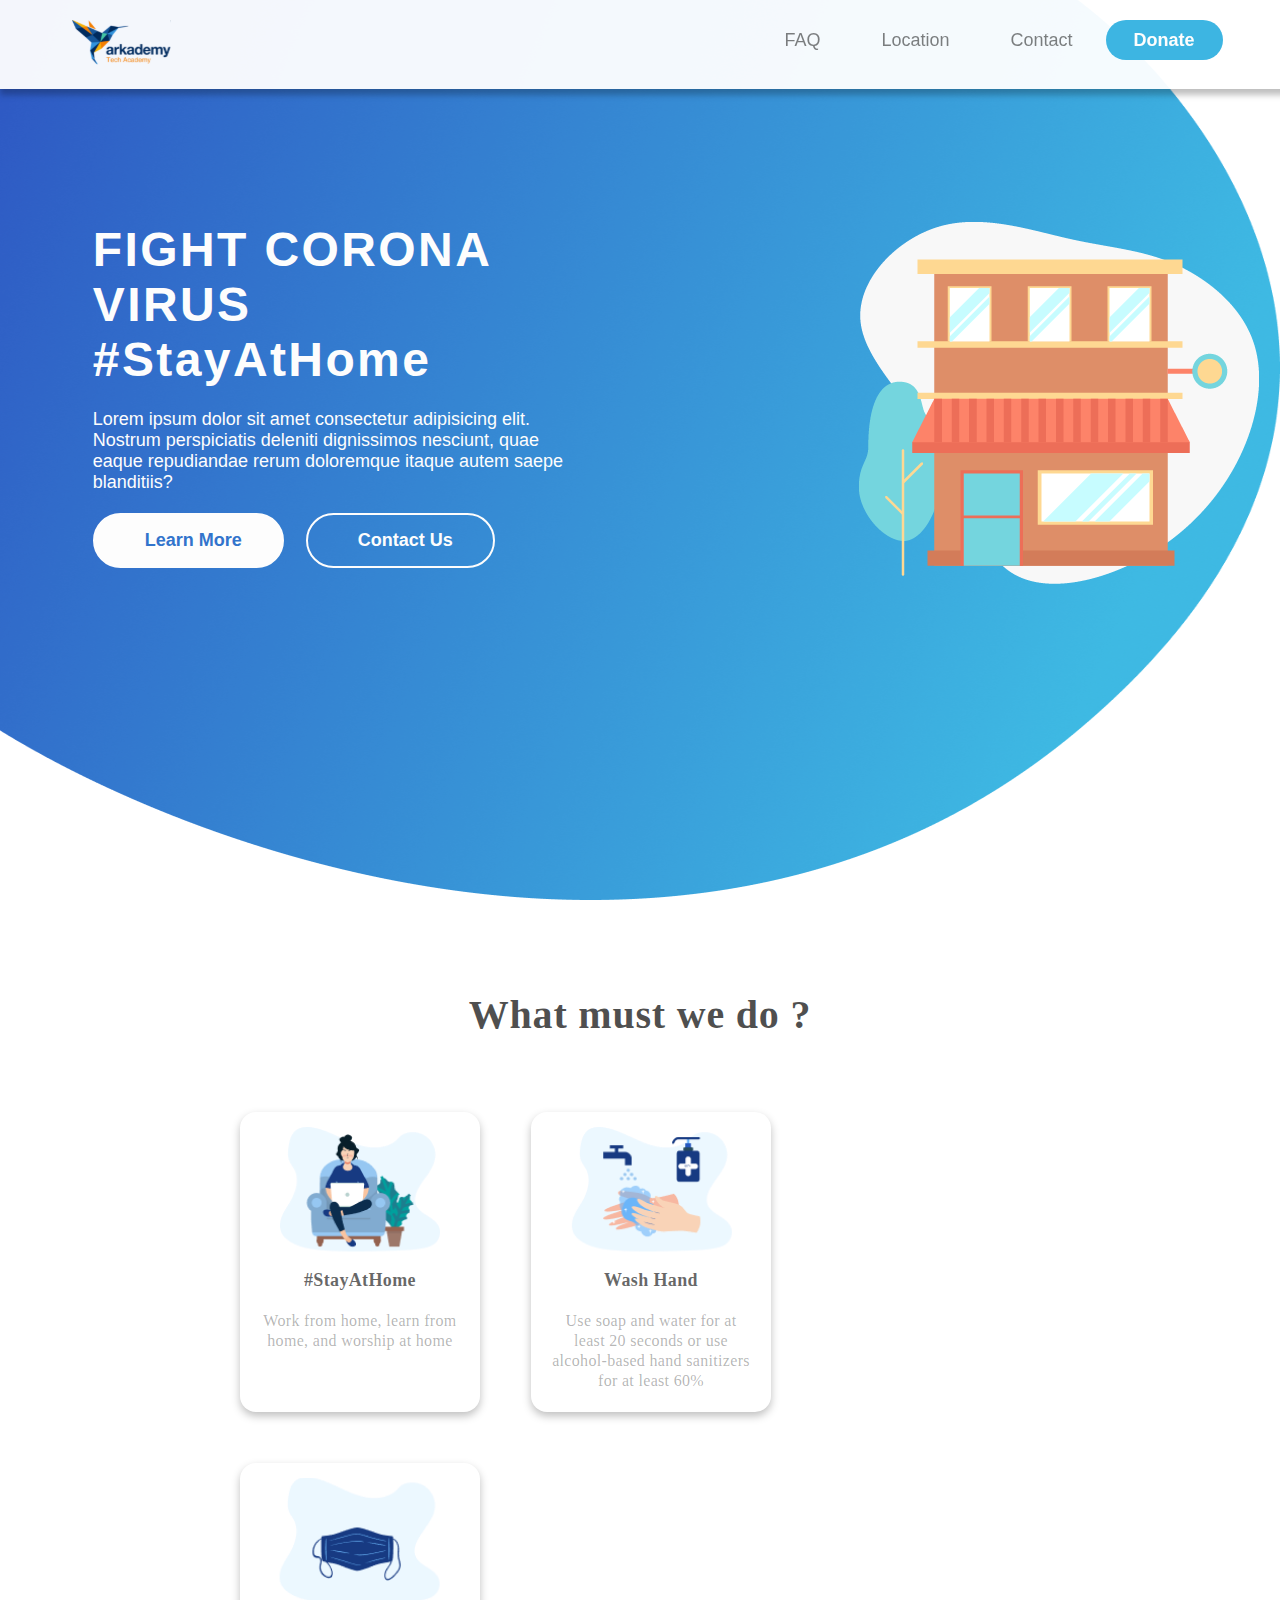
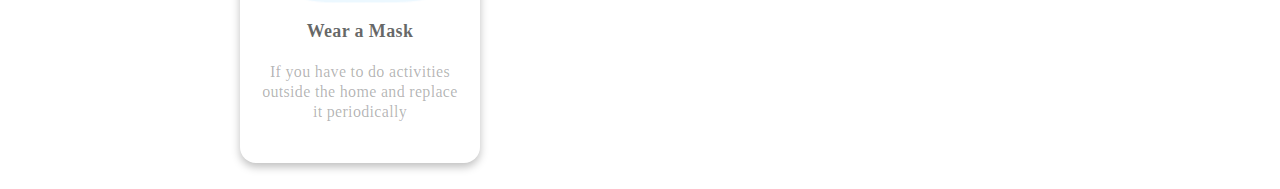
<file: index.html>
<!DOCTYPE html>
<html>
    <head>
        <title>Mockup PYP</title>
        <link rel="stylesheet" href="./assets/css/mockup.css">
    </head>
    <body>
        <div class="body">
            <div class="background">
                <div class="header">
                    <div class="container">
                        <div class="header-item">
                            <a href="http://arkademy.com"><img src="./assets/image/Frame.svg" alt="" class="logo"></a>
                            <div class="item-right">
                                <a href="">FAQ</a>
                                <a href="">Location</a>
                                <a href="">Contact</a>
                                <a href="" class="activated">Donate</a>
                            </div>
                        </div>
                    </div>
                </div>
                <div class="def"></div>
                <div class="container">
                    <div class="header-content">
                        <div class="left-column">
                            <div>
                                <div class="title"> FIGHT CORONA VIRUS </div>
                                <div class="title"> #StayAtHome</div>
                                <div class="text">Lorem ipsum dolor sit amet consectetur adipisicing elit. Nostrum perspiciatis deleniti dignissimos nesciunt,
                                    quae eaque repudiandae rerum doloremque itaque autem saepe blanditiis?</div>
                            </div>
                            <div class="btn-content">
                                <div class="left-btn-content">
                                    <a href="">Learn More</a>
                                </div>
                                <div class="right-btn-content">
                                    <a href="">Contact Us</a>
                                </div>
                            </div>
    
                        </div>
                        <div class="right-column">
                            <img src="./assets/image/illustration-head.png" alt="ilustration">
                        </div>
                    </div>
                </div>
            </div>
            <div class="def"></div>
            <div class="content-body">
                <div class="container">
                    <div class="text-content">
                        What must we do ?
                    </div>
                    <div class="card-content">
                        <a href="" class="card">
                            <img src="./assets/image/wfh.png" class="card-image" />
                            <div class="title-card">
                                #StayAtHome
                            </div>
                            <div class="description-card">
                                Work from home, learn from home, and worship at home
                            </div>
                        </a>
                        <a href="" class="card">
                            <img src="./assets/image/wash.png" class="card-image" />
                            <div class="title-card">
                                Wash Hand
                            </div>
                            <div class="description-card">
                                Use soap and water for at least 20 seconds or use alcohol-based hand sanitizers for at
                                least 60%
                            </div>
                        </a>
                        <a href="" class="card">
                            <img src="./assets/image/mask.png" class="card-image" />
                            <div class="title-card">
                                Wear a Mask
                            </div>
                            <div class="description-card">
                                If you have to do activities outside the home and replace it periodically
                            </div>
                        </a>
                    </div>
                </div>
            </div>
        </div>
    </body>
</html>
</file>
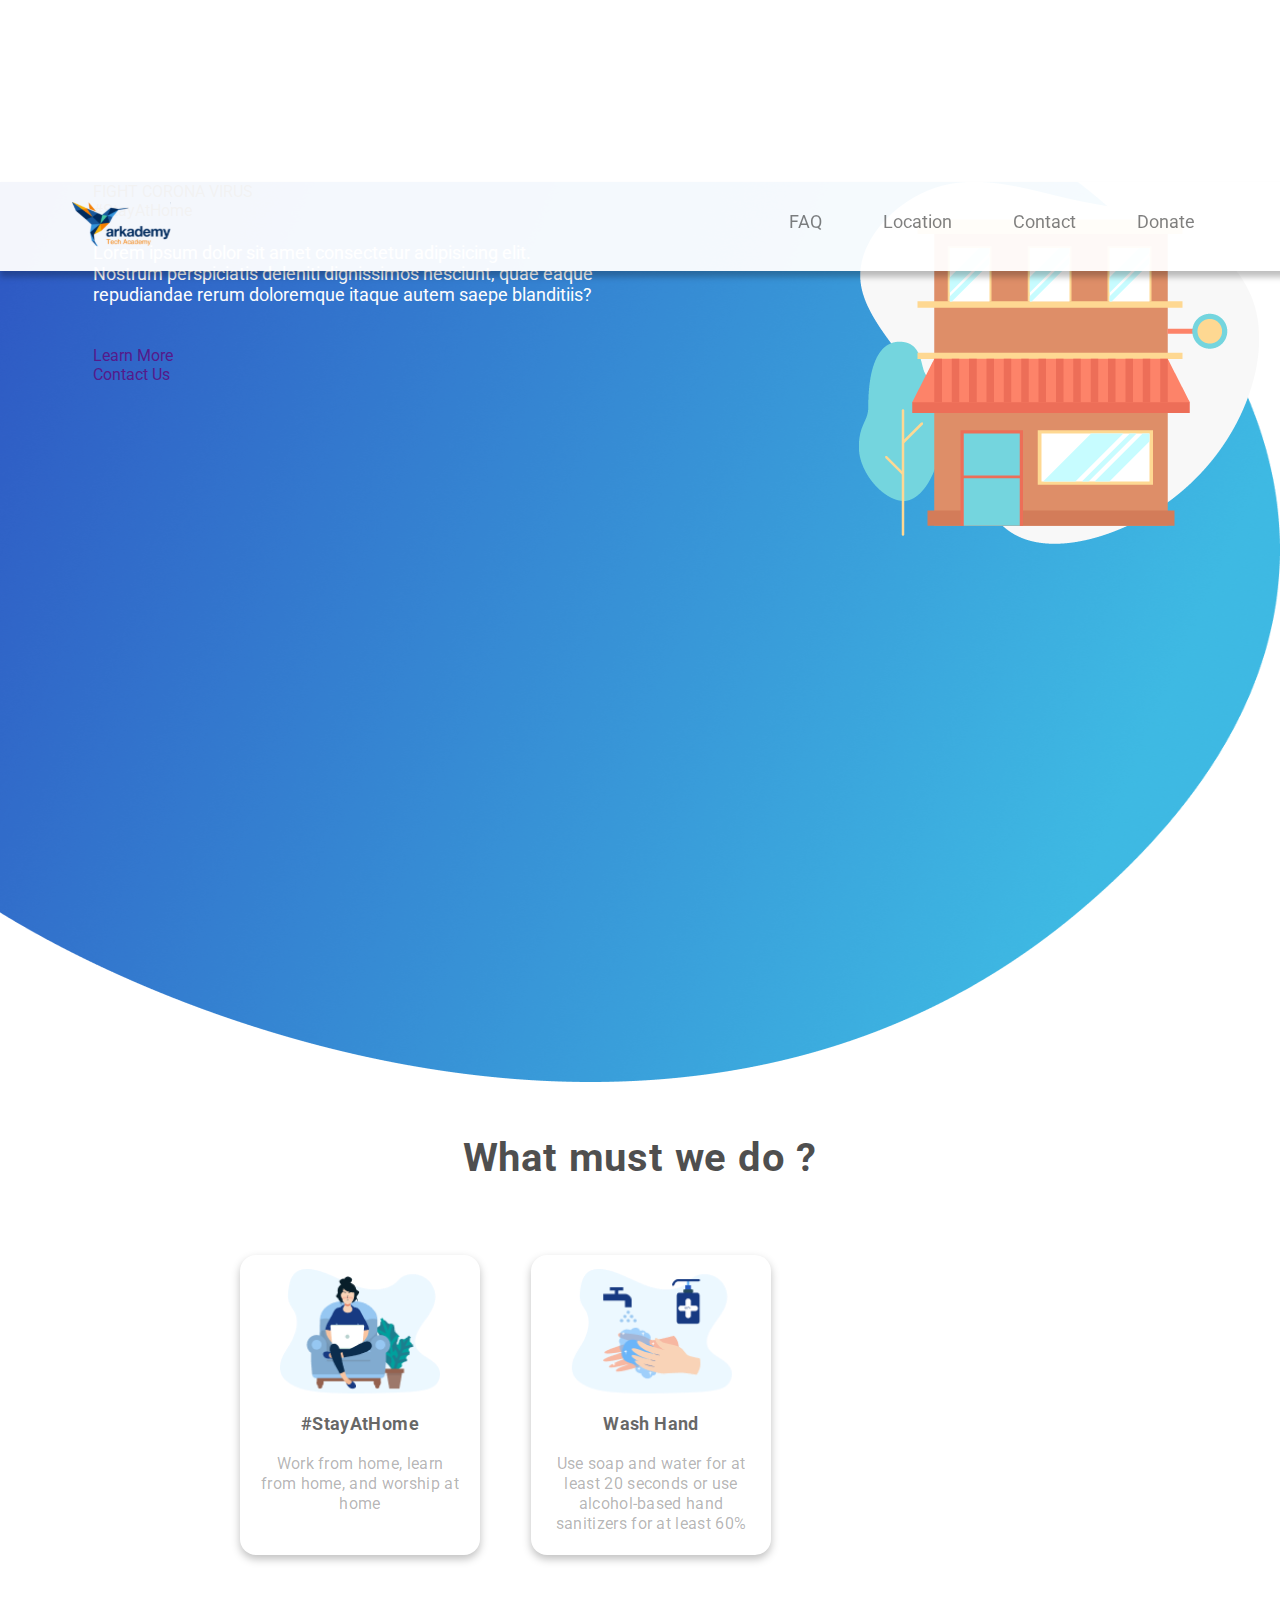
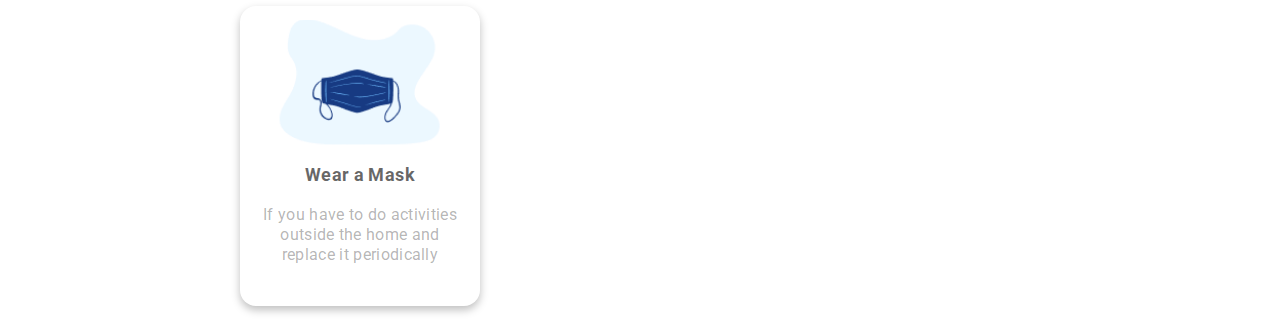
<file: mockup.html>
<!DOCTYPE html>
<html>
    <head>
        <title>Mockup PYP</title>
        <link href='http://fonts.googleapis.com/css?family=Roboto' rel='stylesheet' type='text/css'>
        <link rel="stylesheet" href="./assets/css/mockup.css">
    </head>
    <body>
        <div class="body">
            <div class="background">
                <div class="header">
                    <div class="container">
                        <div class="header-item">
                            <a href="http://arkademy.com"><img src="./assets/image/Frame.svg" alt="" class="logo"></a>
                            <div class="item-right">
                                <a href="">FAQ</a>
                                <a href="">Location</a>
                                <a href="">Contact</a>
                                <a href="" class="active">Donate</a>
                            </div>
                        </div>
                    </div>
                </div>
                <div class="default-content"></div>
                <div class="container">
                    <div class="header-content">
                        <div class="left-column">
                            <div>
                                <div class="title-header"> FIGHT CORONA VIRUS </div>
                                <div class="title-header"> #StayAtHome</div>
                                <div class="text">Lorem ipsum dolor sit amet consectetur adipisicing elit. Nostrum perspiciatis deleniti dignissimos nesciunt,
                                    quae eaque repudiandae rerum doloremque itaque autem saepe blanditiis?</div>
                            </div>
                            <div class="btn-content">
                                <div class="left-btn">
                                    <a href="">Learn More</a>
                                </div>
                                <div class="right-btn">
                                    <a href="">Contact Us</a>
                                </div>
                            </div>
    
                        </div>
                        <div class="right-column">
                            <img src="./assets/image/illustration-head.png" alt="ilustration">
                        </div>
                    </div>
                </div>
            </div>
            <div class="default-content"></div>
            <div class="content-body">
                <div class="container">
                    <div class="text-content">
                        What must we do ?
                    </div>
                    <div class="card-content">
                        <a href="" class="card">
                            <img src="./assets/image/wfh.png" class="card-image" />
                            <div class="title-card">
                                #StayAtHome
                            </div>
                            <div class="description-card">
                                Work from home, learn from home, and worship at home
                            </div>
                        </a>
                        <a href="" class="card">
                            <img src="./assets/image/wash.png" class="card-image" />
                            <div class="title-card">
                                Wash Hand
                            </div>
                            <div class="description-card">
                                Use soap and water for at least 20 seconds or use alcohol-based hand sanitizers for at
                                least 60%
                            </div>
                        </a>
                        <a href="" class="card">
                            <img src="./assets/image/mask.png" class="card-image" />
                            <div class="title-card">
                                Wear a Mask
                            </div>
                            <div class="description-card">
                                If you have to do activities outside the home and replace it periodically
                            </div>
                        </a>
                    </div>
                </div>
            </div>
        </div>
    </body>
</html>
</file>
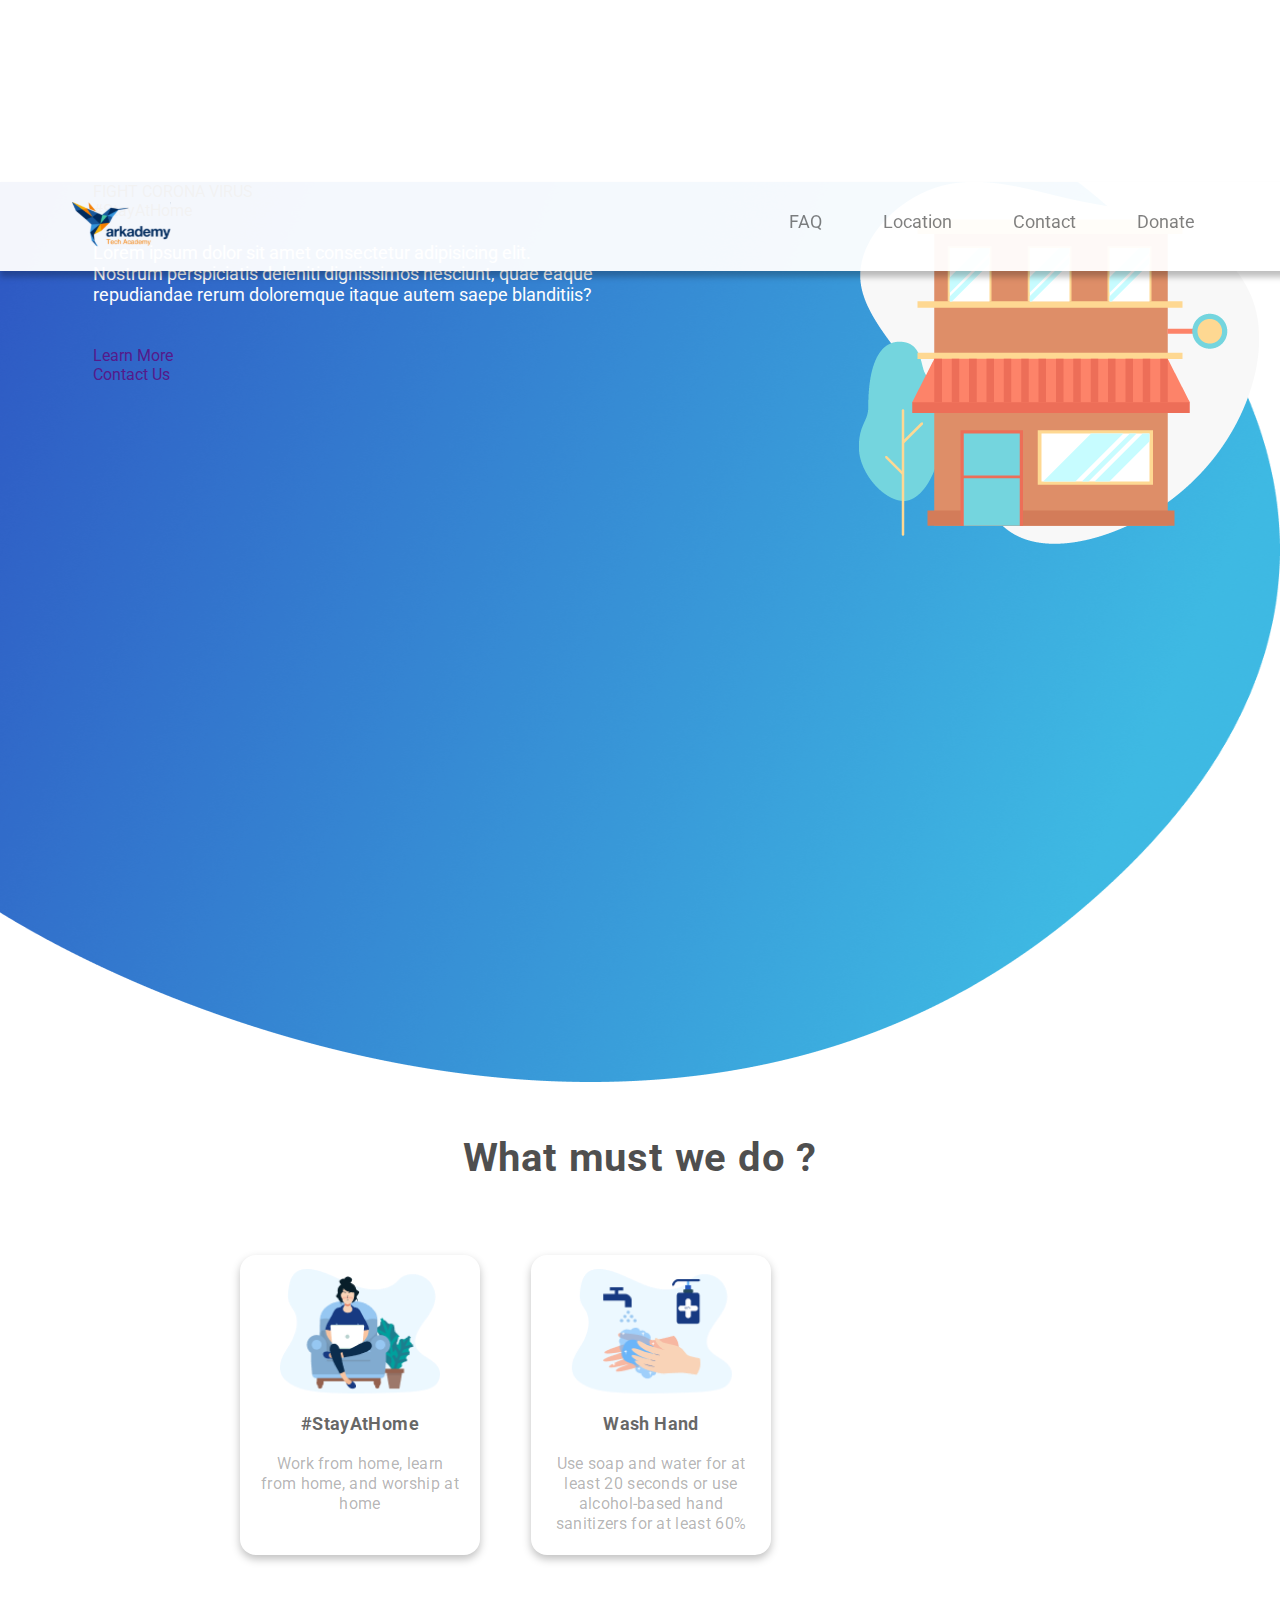
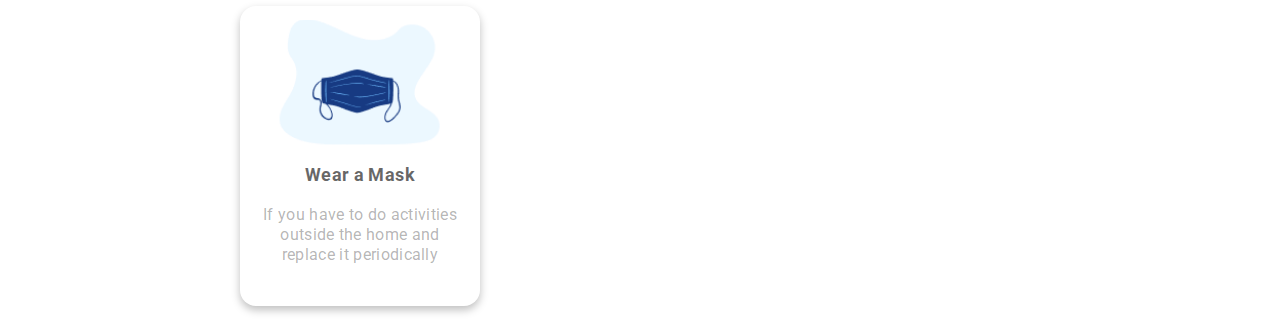
<file: page/mockup.html>
<!DOCTYPE html>
<html>
    <head>
        <title>Mockup PYP</title>
        <link href='http://fonts.googleapis.com/css?family=Roboto' rel='stylesheet' type='text/css'>
        <link rel="stylesheet" href="../assets/css/mockup.css">
    </head>
    <body>
        <div class="body">
            <div class="background">
                <div class="header">
                    <div class="container">
                        <div class="header-item">
                            <a href="http://arkademy.com"><img src="../assets/image/Frame.svg" alt="" class="logo"></a>
                            <div class="item-right">
                                <a href="">FAQ</a>
                                <a href="">Location</a>
                                <a href="">Contact</a>
                                <a href="" class="active">Donate</a>
                            </div>
                        </div>
                    </div>
                </div>
                <div class="default-content"></div>
                <div class="container">
                    <div class="header-content">
                        <div class="left-column">
                            <div>
                                <div class="title-header"> FIGHT CORONA VIRUS </div>
                                <div class="title-header"> #StayAtHome</div>
                                <div class="text">Lorem ipsum dolor sit amet consectetur adipisicing elit. Nostrum perspiciatis deleniti dignissimos nesciunt,
                                    quae eaque repudiandae rerum doloremque itaque autem saepe blanditiis?</div>
                            </div>
                            <div class="btn-content">
                                <div class="left-btn">
                                    <a href="">Learn More</a>
                                </div>
                                <div class="right-btn">
                                    <a href="">Contact Us</a>
                                </div>
                            </div>
    
                        </div>
                        <div class="right-column">
                            <img src="../assets/image/illustration-head.png" alt="ilustration">
                        </div>
                    </div>
                </div>
            </div>
            <div class="default-content"></div>
            <div class="content-body">
                <div class="container">
                    <div class="text-content">
                        What must we do ?
                    </div>
                    <div class="card-content">
                        <a href="" class="card">
                            <img src="../assets/image/wfh.png" class="card-image" />
                            <div class="title-card">
                                #StayAtHome
                            </div>
                            <div class="description-card">
                                Work from home, learn from home, and worship at home
                            </div>
                        </a>
                        <a href="" class="card">
                            <img src="../assets/image/wash.png" class="card-image" />
                            <div class="title-card">
                                Wash Hand
                            </div>
                            <div class="description-card">
                                Use soap and water for at least 20 seconds or use alcohol-based hand sanitizers for at
                                least 60%
                            </div>
                        </a>
                        <a href="" class="card">
                            <img src="../assets/image/mask.png" class="card-image" />
                            <div class="title-card">
                                Wear a Mask
                            </div>
                            <div class="description-card">
                                If you have to do activities outside the home and replace it periodically
                            </div>
                        </a>
                    </div>
                </div>
            </div>
        </div>
    </body>
</html>
</file>
<file: assets/css/mockup.css>
body {
    margin: 0;
    font-family: "Roboto", sans-serif;
}

.container {
    width: 95%;
    margin: 0 auto;    
}

.background {
    background-image: url("../image/bg-vector.png");
    background-repeat: no-repeat;
    background-color: #fff;
    background-size: 100% 900px;
    position: initial;
    width: 100%;
    height: 900px;
}

.def {
    width: 100px;
    height: 40px;
}

/* this is header navigation */
.header {
    width: 100%;
    padding: 10px;
    position: fixed;
    overflow: hidden;
    background: rgba(255, 255, 255, 0.95);
    box-shadow: 0px 6px 6px rgba(0, 0, 0, 0.25);
}

.header-item {
    width: 95%;
    margin: 0 auto;
}

.header-item .logo {
    left: 0;
    padding: 10px 0;
}

.header-item a {
    float: left;
    color: rgba(0, 0, 0, 0.5);
    text-decoration: none;
    font-size: 18px;
    line-height: 20px;
    border-radius: 2px;
}

.header-item a:hover {color: #3DB5E2}

.header-item a:active {
  color: #3DB5E2;
  transform: translateY(5px);
}

.header-item .item-right {
    float: right;
}

.item-right .activated {
    cursor: pointer;
    background-color: #3DB5E2;
    color: #FDFDFD;
    border-radius: 20px;
    font-weight: bold;
}

.item-right .active:hover {background-color: rgb(5, 119, 160)}

.item-right .active:active {
  background-color: rgb(5, 119, 160);
  transform: translateY(5px);
}

.header-item .item-right a {
    padding: 10px 28px 10px 28px;
    margin: 10px 5px 10px 0;
}

/* this is content header */
.header-content {
    width: 90%;
    display: table;
    clear: both;
    margin: 15% auto;
}

.left-column {
    float: left;
    width: 50%;
}

.right-column {
    float: left;
    width: 50%;
}

.right-column img {
    margin-left: 40%;
}

.title {
    font-size: 48px;
    font-weight: bold;
    color: #FDFDFD;
    letter-spacing: 0.05em;
}

.text {
    margin-top: 4%;
    width: 500px;
    height: 60px;
    font-size: 18px;
    font-weight: normal;
    font-style: normal;
    color: #FDFDFD;
}

.btn-content {
    display: inline-block;
    width: 100%;
    margin-top: 8%;
}

.left-btn-content {
    float: left;
    padding: 15px 40px 15px 50px;
    background-color: #FDFDFD;
    font-size: 18px;
    font-weight: bold;
    border-radius: 40px;
    border: 2px solid #FDFDFD;
}

.right-btn-content {
    margin-left: 4%;
    float: left;
    padding: 15px 40px 15px 50px;
    font-size: 18px;
    font-weight: bold;
    border-radius: 40px;
    border: 2px solid #FDFDFD;
}

.left-btn-content a {
    color: #3274CC;
}

.right-btn-content a {
    color: #FDFDFD;
}

a {
    text-decoration: none !important;
}

/* this is card body content */

.content-body {
    width: 100%;
    height: 640px;
    margin-top: 4%;
}

.text-content {
    font-style: normal;
    font-weight: bold;
    font-size: 40px;
    font-family: Roboto;
    line-height: 47px;
    text-align: center;
    letter-spacing: 0.02em;

    color: rgba(0, 0, 0, 0.7);
}

.card-content {
    width: 70%;
    margin: 0 auto;
    margin-top: 4%;
    display: table;
    clear: both;
    text-align: center;
}

.card {
    float: left;
    width: 240px;
    height: 300px;
    margin: 3%;
    background: #FFFFFF;
    box-shadow: 0px 4px 8px rgba(0, 0, 0, 0.25);
    border-radius: 16px;
}

.card-image {
    margin-top: 6%;
}

.title-card {
    margin-top: 6%;
    font-family: Roboto;
    font-style: normal;
    font-weight: bold;
    font-size: 18px;
    color: rgba(0, 0, 0, 0.6);
    line-height: 21px;
    text-align: center;
    letter-spacing: 0.02em;
}

.description-card {
    padding: 20px;
    font-family: Roboto;
    font-style: normal;
    font-weight: normal;
    font-size: 16px;
    line-height: 20px;
    text-align: center;
    letter-spacing: 0.02em;

    color: rgba(0, 0, 0, 0.3);
}

@media only screen and (min-width:769px) and (max-width: 1024px) {
    .background {
        height: 1700px;
        background-size: 200% 1700px;
        z-index: -5;
        background-position-x: -450px !important;
        background-position-y: 0px !important;
    }

    .right-column {
        float: left;
        width: 10%;
    }

    .header-content {
        width: auto;
    }

    .title-header {
        font-style: normal;
        font-weight: bold;
        font-size: 75px;
        line-height: 35px;
        letter-spacing: 0.05em;
        margin-bottom: 8%;
    }

    .left-column {
        float: left;
        width: auto;
        margin: 50% auto;
    }

    .right-column img {
        display: none;
    }

    .item-right {
        display: none;
    }

    .header {
        padding: 40px;
        padding-left: 0px;
    }

    .logo {
        width: 180%;
    }

    .header .container {
        width: 100%;
    }

    .text {
        margin-top: 0%;
        width: auto;
        font-size: 34px;
    }

    .btn-content {
        margin-top: 20%;
    }

    .left-btn {
        padding: 30px 80px 30px 80px;
        border-radius: 60px;
        font-size: 30px;
        border: 4px solid #FDFDFD;
    }

    .right-btn {
        padding: 30px 80px 30px 80px;
        border-radius: 60px;
        font-size: 30px;
        border: 4px solid #FDFDFD;
    }

    .card-content {
        margin-top: 10%;
        margin-bottom: 10%;
    }

    .card {
        width: 500px;
        height: 700px;
        margin: 0 10% 5% 10%;
        border-radius: 50px;
        box-shadow: 0px 11px 25px rgba(0, 0, 0, 0.25);
    }

    .card img {
        width: 80%;
    }

    .text-content {
        font-size: 75px;
    }

    .title-card {
        font-size: 50px;
        letter-spacing: 4.08px;
        line-height: 130px;
    }

    .description-card {
        font-size: 30px;
        letter-spacing: 0.08px;
        line-height: 35px;
    }
}
</file>
